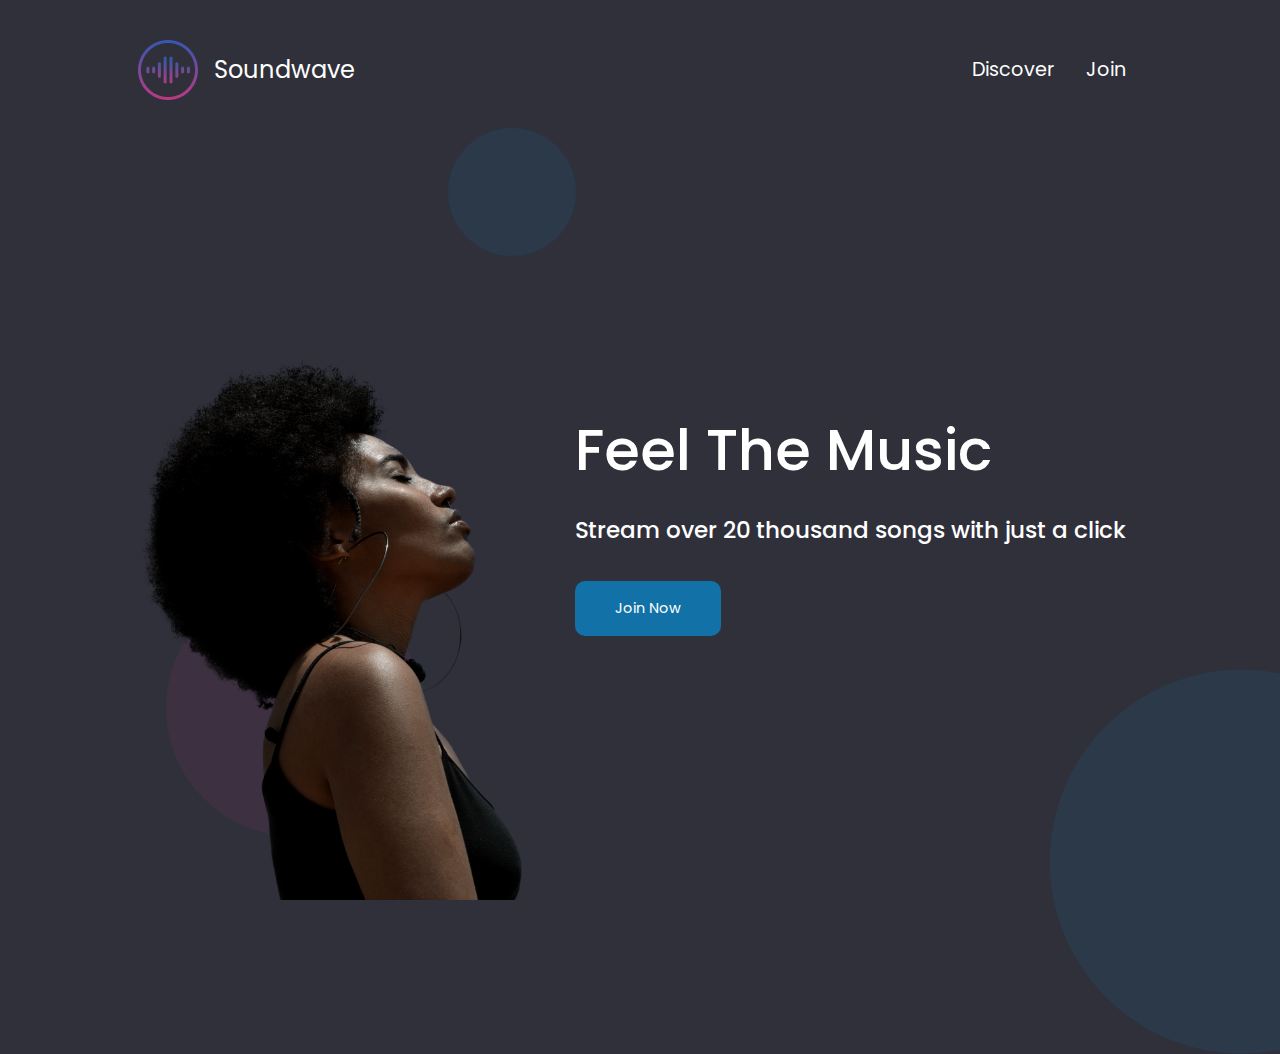
<file: index.html>
<!DOCTYPE html>
<html lang="en">
<head>
    <meta charset="UTF-8">
    <meta http-equiv="X-UA-Compatible" content="IE=edge">
    <meta name="viewport" content="width=device-width, initial-scale=1.0">
    <link rel="stylesheet" href="css/index.css">
    <link rel="stylesheet" href="css/style.css">
    <title>Sound Wave | Music App</title>
</head>
<body class="container full-height-grow">
    <!-- Header / Navbar -->
    <header class="main-header">
        <a href="/" class="brand-logo">
            <img src="assets/logo.png">
            <div class="brand-logo-name">Soundwave</div>
        </a>
        <nav class="main-nav">
            <ul>
                <li><a href="discover.html">Discover</a></li>
                <li><a href="join.html">Join</a></li>
            </ul>
        </nav>
    </header>
    
    <!-- Landing / Home page -->
    <section class="home-main-section">
        <div class="image-wrapper">
            <div class="lady-image"></div>
        </div>
        <div class="call-to-action">
            <h1 class="title">Feel The Music</h1>
            <span class="subtitle">Stream over 20 thousand songs with just a click</span>
            <a href="join.html" class="btn">Join Now</a>
        </div>
    </section>
    <div class="home-page-circle-1"></div>
    <div class="home-page-circle-2"></div>
    <div class="home-page-circle-3"></div>
</body>
</html>
</file>
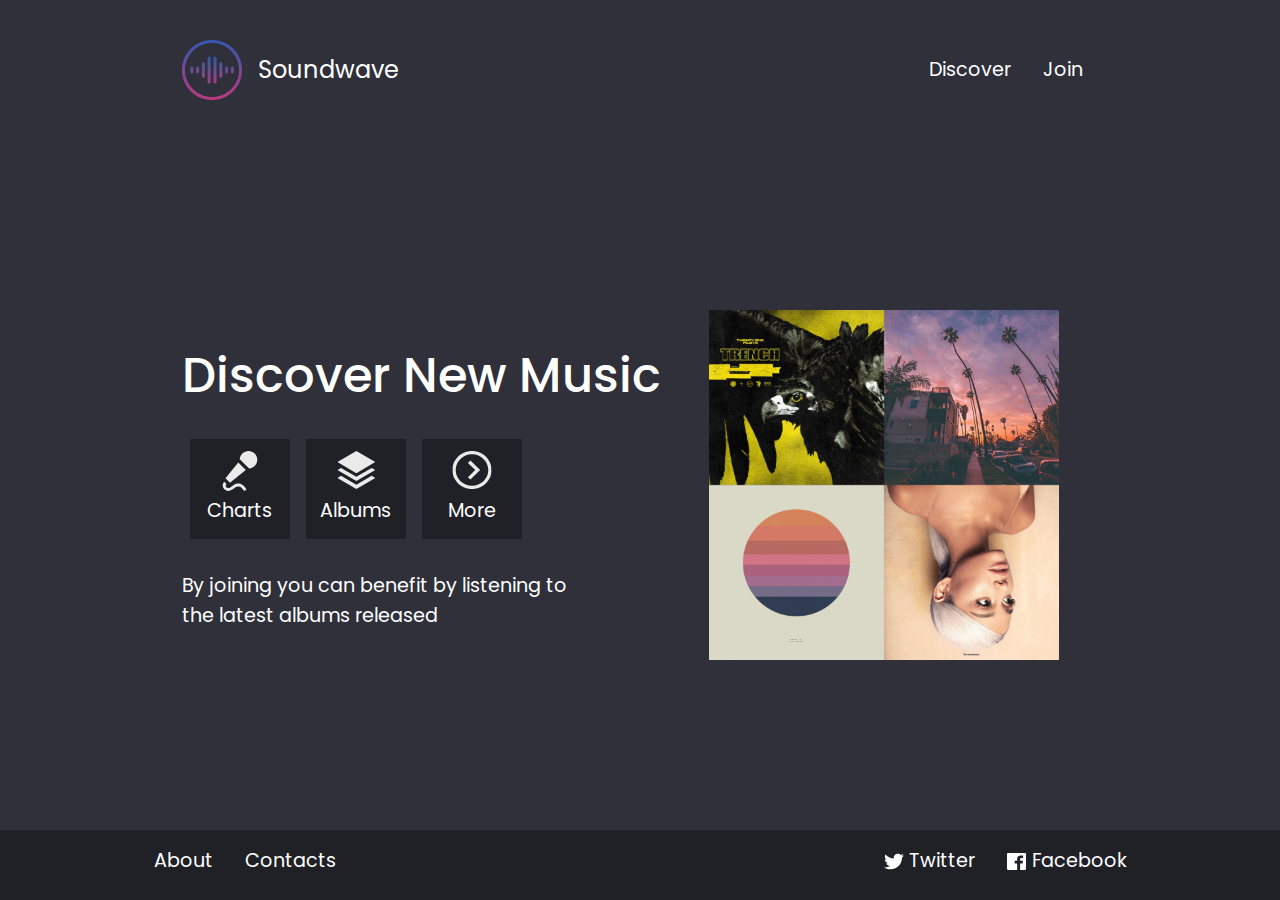
<file: discover.html>
<!DOCTYPE html>
<html lang="en">
<head>
    <meta charset="UTF-8">
    <meta http-equiv="X-UA-Compatible" content="IE=edge">
    <meta name="viewport" content="width=device-width, initial-scale=1.0">
    <link rel="stylesheet" href="css/style.css">
    <link rel="stylesheet" href="css/discover.css">
    <title>Sound Wave | Discover</title>
</head>
<body class="full-height-grow">
    <div class="container full-height-grow">
        <header class="main-header">
            <a href="/" class="brand-logo">
                <img src="assets/logo.png">
                <div class="brand-logo-name">Soundwave</div>
            </a>
            <nav class="main-nav">
                <ul>
                    <li><a href="discover.html">Discover</a></li>
                    <li><a href="join.html">Join</a></li>
                </ul>
            </nav>
        </header>

        <!-- Discover section -->
        <div class="discover-main-section">
            <div class="call-to-action">
                <h1 class="title">Discover New Music</h1>
                <div class="icon-section">
                    <div class="icon">
                        <img src="./assets/microphone.svg">
                        Charts
                    </div>
                    <div class="icon">
                        <img src="./assets/albums.svg">
                        Albums
                    </div>
                    <div class="icon">
                        <img src="./assets/more.svg">
                        More
                    </div>
                </div>
                By joining you can benefit by listening to<br> the latest albums released
            </div>
            <img src="./assets/covers.jpg" class="covers-image">
        </div>
    </div>
    
    <!-- Footer -->
    <footer class="main-footer">
        <div class="container">
            <div class="footer-nav">
                <nav>
                    <ul>
                        <li><a href="#">About</a></li>
                        <li><a href="#">Contacts</a></li>
                    </ul>
                </nav>
            </div>
            <div class="footer-nav">
                <nav>
                    <ul>
                        <li>
                            <a href="#" class="social-link">
                                <img src="./assets/twitter.svg" alt="">
                                Twitter
                            </a>
                        </li>
                        <li>
                            <a href="#" class="social-link">
                                <img src="./assets/facebook.svg" alt="">
                                Facebook
                            </a>
                        </li>
                    </ul>
                </nav>
            </div>
        </div>
    </footer>

</body>
</html>
</file>
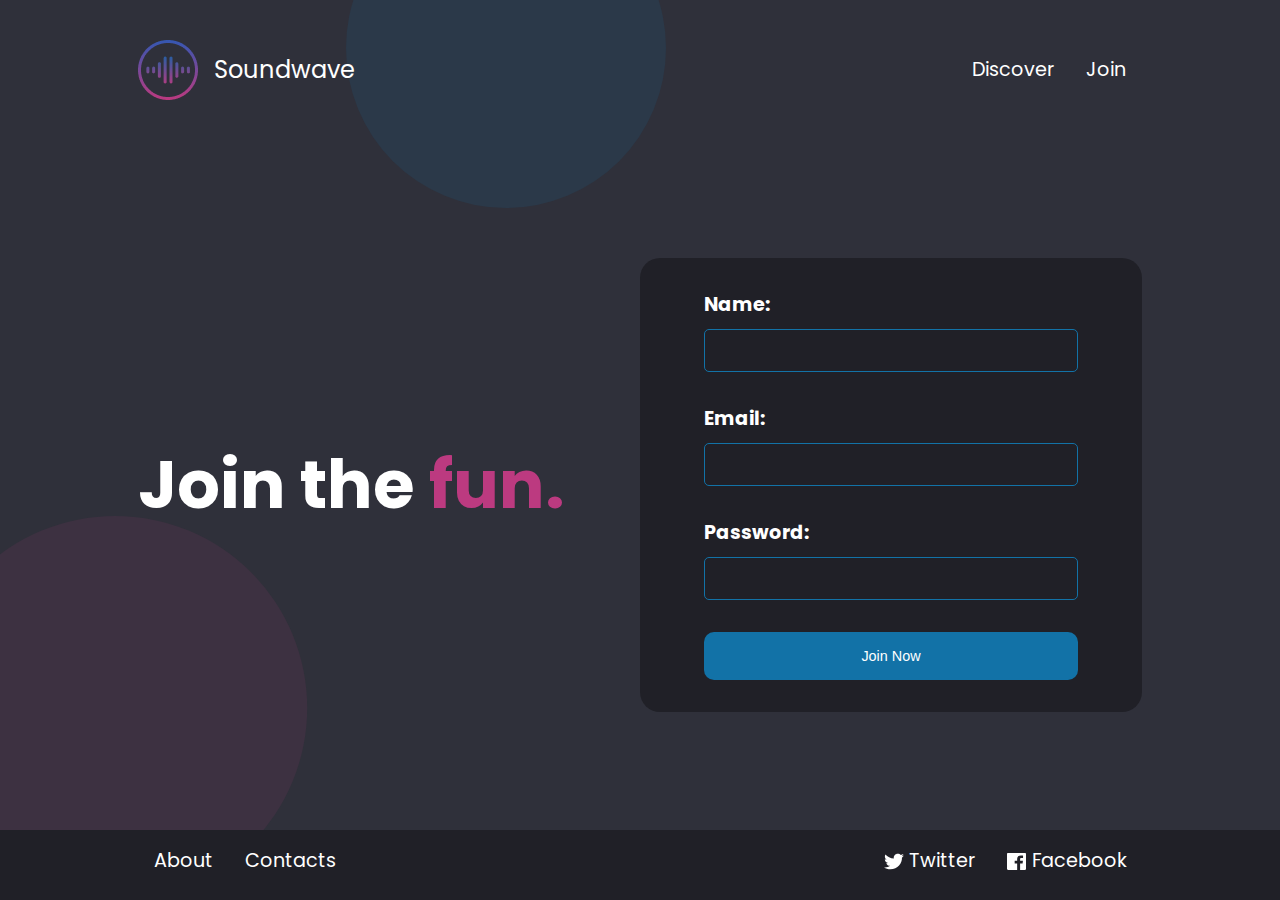
<file: join.html>
<!DOCTYPE html>
<html lang="en">
<head>
    <meta charset="UTF-8">
    <meta http-equiv="X-UA-Compatible" content="IE=edge">
    <meta name="viewport" content="width=device-width, initial-scale=1.0">
    <link rel="stylesheet" href="css/style.css">
    <link rel="stylesheet" href="css/join.css">
    <title>Sound Wave | Join</title>
</head>
<body class="full-height-grow">
    <div class="container full-height-grow">
        <header class="main-header">
            <a href="/" class="brand-logo">
                <img src="assets/logo.png">
                <div class="brand-logo-name">Soundwave</div>
            </a>
            <nav class="main-nav">
                <ul>
                    <li><a href="discover.html">Discover</a></li>
                    <li><a href="join.html">Join</a></li>
                </ul>
            </nav>
        </header>

        <section class="join-main-section">
            <h1 class="join-text">
                Join the
                <span class="accent-text">fun.</span>
            </h1>
            <form class="join-form">
                <div class="input-group">
                    <label>Name:</label>
                    <input type="text" required>
                </div>
                <div class="input-group">
                    <label>Email:</label>
                    <input type="email" required>
                </div>
                <div class="input-group">
                    <label>Password:</label>
                    <input type="password" required>
                </div>
                <div class="input-group">
                    <button type="submit" class="btn">Join Now</button>
                </div>
            </form>
        </section>
    </div>

    <div class="join-page-circle-1"></div>
    <div class="join-page-circle-2"></div>
        
    <!-- Footer -->
    <footer class="main-footer">
        <div class="container">
            <div class="footer-nav">
                <nav>
                    <ul>
                        <li><a href="#">About</a></li>
                        <li><a href="#">Contacts</a></li>
                    </ul>
                </nav>
            </div>
            <div class="footer-nav">
                <nav>
                    <ul>
                        <li>
                            <a href="#" class="social-link">
                                <img src="./assets/twitter.svg" alt="">
                                Twitter
                            </a>
                        </li>
                        <li>
                            <a href="#" class="social-link">
                                <img src="./assets/facebook.svg" alt="">
                                Facebook
                            </a>
                        </li>
                    </ul>
                </nav>
            </div>
        </div>
    </footer>

</body>
</html>
</file>
<file: css/index.css>
.home-main-section {
    display: flex;
    align-items: stretch;
    justify-content: space-between;
    flex-grow: 1;
}

.home-main-section .image-wrapper {
    flex-grow: 1;
    display: flex;
    flex-direction: column;
    align-items: stretch;
    justify-content: flex-end;
}

.home-main-section .lady-image {
    background: url('../assets/landing-page-girl.png');
    flex-grow: 1;
    max-height: 70vh;
    max-width: 30vw;
    background-size: contain;
    background-repeat: no-repeat;
    background-position: bottom left;
}

.home-main-section .call-to-action {
    display: flex;
    flex-direction: column;
    align-items: start;
    justify-content: center;
    margin: 1rem;
}

.home-page-circle-1 {
    position: absolute;
    height: 20vw;
    width: 20vw;
    border-radius: 50%;
    background-color: rgba(188, 58, 128, 0.1);
    bottom: 5vw;
    left: 13vw;
    z-index: -2;
}

.home-page-circle-2 {
    position: absolute;
    height: 10vw;
    width: 10vw;
    border-radius: 50%;
    background-color: rgba(6, 134, 204, 0.1);
    top: 10vw;
    left: 35vw;
    z-index: -1;
}

.home-page-circle-3 {
    position: absolute;
    height: 30vw;
    width: 30vw;
    border-radius: 50%;
    bottom: 0;
    right: 0;
}

.home-page-circle-3::before {
    content: '';
    transform: translate(40%, 40%);
    position: absolute;
    height: 100%;
    width: 100%;
    border-radius: 50%;
    background-color: rgba(6, 134, 204, 0.1);
}

.join-page-circle-3 {
    position: absolute;
    height: 30vw;
    width: 30vw;
    border-radius: 50%;
    bottom: 0;
    right: 0;
}

.join-page-circle-3::before {
    content: '';
    transform: translate(40%, 40%);
    position: absolute;
    height: 100%;
    width: 100%;
    border-radius: 50%;
    background-color: rgba(6, 134, 204, 0.1);
}

/* Media query to remove image on smaller screens */
@media (max-width: 900px) {
    .home-main-section .image-wrapper {
        display: none;
    }

    .home-main-section {
        justify-content: center;
    }
}
</file>
<file: css/style.css>
@import url('https://fonts.googleapis.com/css2?family=Poppins:wght@300&display=swap');
/* Custom Properties */
:root {
    --dark-clr: #2F303A;
    --dark-extra-clr: #202027;
    --primary-clr: #1272A7;
    --light-clr: #fff;
    --accent: #BC3A80;
}

*,
*::before,
*::after {
    box-sizing: border-box;
    padding: 0;
    margin: 0;
}

body {
    background: var(--dark-clr);
    color: #fff;
    font-family: 'Poppins', sans-serif;
    line-height: 1.6;
    font-size: 1.2rem;
    height: 100vh;
}

ul {
    list-style-type: none;
}

a {
    text-decoration: none;
}

.container {
    max-width: 1100px;
    margin: 0 auto;
    padding-inline: 3rem;
    overflow: hidden;
    flex-grow: 1;
}

.full-height-grow {
    display: flex;
    flex-direction: column;
}

.btn {
    background-color: var(--primary-clr);
    color: inherit;
    border: 0;
    border-radius: 10px;
    padding: 1rem 2.5rem;
    font-size: 0.9rem;
    outline: none;
    cursor: pointer;
    transition: all 0.5s ease;
}

.btn:hover {
    background-color: #fff;
    color: var(--primary-clr);
}
 
.btn:focus {
    background-color: #0000;
}

/* Navbar */
.brand-logo {
    display: flex;
    align-items: center;
    justify-content: start;
    gap: 1rem;
    font-size: 1.25em;
    color: inherit;
    text-decoration: none;
}

.main-header,
.main-footer .container{
    display: flex;
    align-items: center;
    justify-content: space-between;
}

.main-header {
    height: 140px;
}

.main-nav ul,
.footer-nav ul {
    display: flex;
}

.main-nav a,
.footer-nav a {
    color: inherit;
    display: flex;
    align-items: center;
    padding: 1rem;
    transition: all 0.4s ease;
}

.main-nav a:hover {
    color: #adadad;
}

/* Footer styling */
.main-footer {
    height: 70px;
    background-color: var(--dark-extra-clr);
}

.social-link img {
    width: 1em;
    margin-right: 0.35rem;
}

.title {
    font-weight: 500;
    font-size: 3em;
    margin-bottom: 1rem;
    margin-top: 0;
}

.subtitle {
    font-weight: 500;
    font-size: 1.2em;
    margin-bottom: 2rem;
}
</file>
<file: css/discover.css>
.discover-main-section {
    display: flex;
    align-items: center;
    justify-content: space-between;
    flex-grow: 1;
}

.discover-main-section .title {
    font-size: 2.5em;
    margin-right: 3rem;
}

.discover-main-section .covers-image {
    width: 30vw;
    height: auto;
    margin-right: 2.5rem;
    max-width: 350px;
}

.icon-section {
    display: flex;
}

.icon {
    display: flex;
    flex-direction: column;
    align-items: center;
    justify-content: space-between;
    margin: 0.5rem;
    padding: 0.75rem;
    width: 100px;
    height: 100px;
    background-color: var(--dark-extra-clr);
    margin-bottom: 2rem;
}

.icon img {
    width: 40px;
}

@media (max-width: 500px) {
    .discover-main-section {
        flex-direction: column;
        justify-content: center;
    }

    .discover-main-section .covers-image {
        margin-top: 2rem;
        height: 30vh;
        width: auto;
    }
}
</file>
<file: css/join.css>
.join-main-section {
    display: flex;
    align-items: center;
    justify-content: space-between;
    flex-grow: 1;
}

.join-text {
    font-size: 3.5em;
    font-weight: bold;
    margin: 0;
}

.accent-text {
    color: var(--accent);
}

.join-form {
    background-color: var(--dark-extra-clr);
    width: 50vw;
    max-width: 50%;
    padding: 2rem 4rem;
    border-radius: 20px;
}

.input-group {
    margin-bottom: 2rem;
    display: flex;
    flex-direction: column;
}

.input-group:last-child {
    margin-bottom: 0;
}

.input-group label {
    font-weight: bold;
    margin-bottom: .5rem;
}

.input-group input {
    outline: none;
    background: none;
    border: 1px solid var(--primary-clr);
    border-radius: 5px;
    font-size: 1em;
    padding: .5em;
    color: inherit;
}

.input-group input:focus {
    border-color: var(--accent);
}

.join-page-circle-1 {
    position: absolute;
    height: 30vw;
    width: 30vw;
    border-radius: 50%;
    bottom: 0;
    left: 0;
    z-index: -1;
}

.join-page-circle-1::before {
    content: '';
    transform: translateX(-20%);
    position: absolute;
    height: 100%;
    width: 100%;
    border-radius: 50%;
    background-color: rgba(188, 58, 128, 0.1)
}

.join-page-circle-2 {
    position: absolute;
    height: 25vw;
    width: 25vw;
    border-radius: 50%;
    top: 0;
    left: 27VW;
    z-index: -1;
}

.join-page-circle-2::before {
    content: '';
    transform: translateY(-35%);
    position: absolute;
    height: 100%;
    width: 100%;
    border-radius: 50%;
    background-color: rgba(6, 134, 204, 0.1);
}

/* Media Queries */
@media (max-width: 900px) {
    .join-main-section {
        flex-direction: column;
        justify-content: center;
    }

    .join-form {
        height: auto;
        width: 80vw;
        max-width: inherit;
        margin: 2rem 0; 
    }
}
</file>
